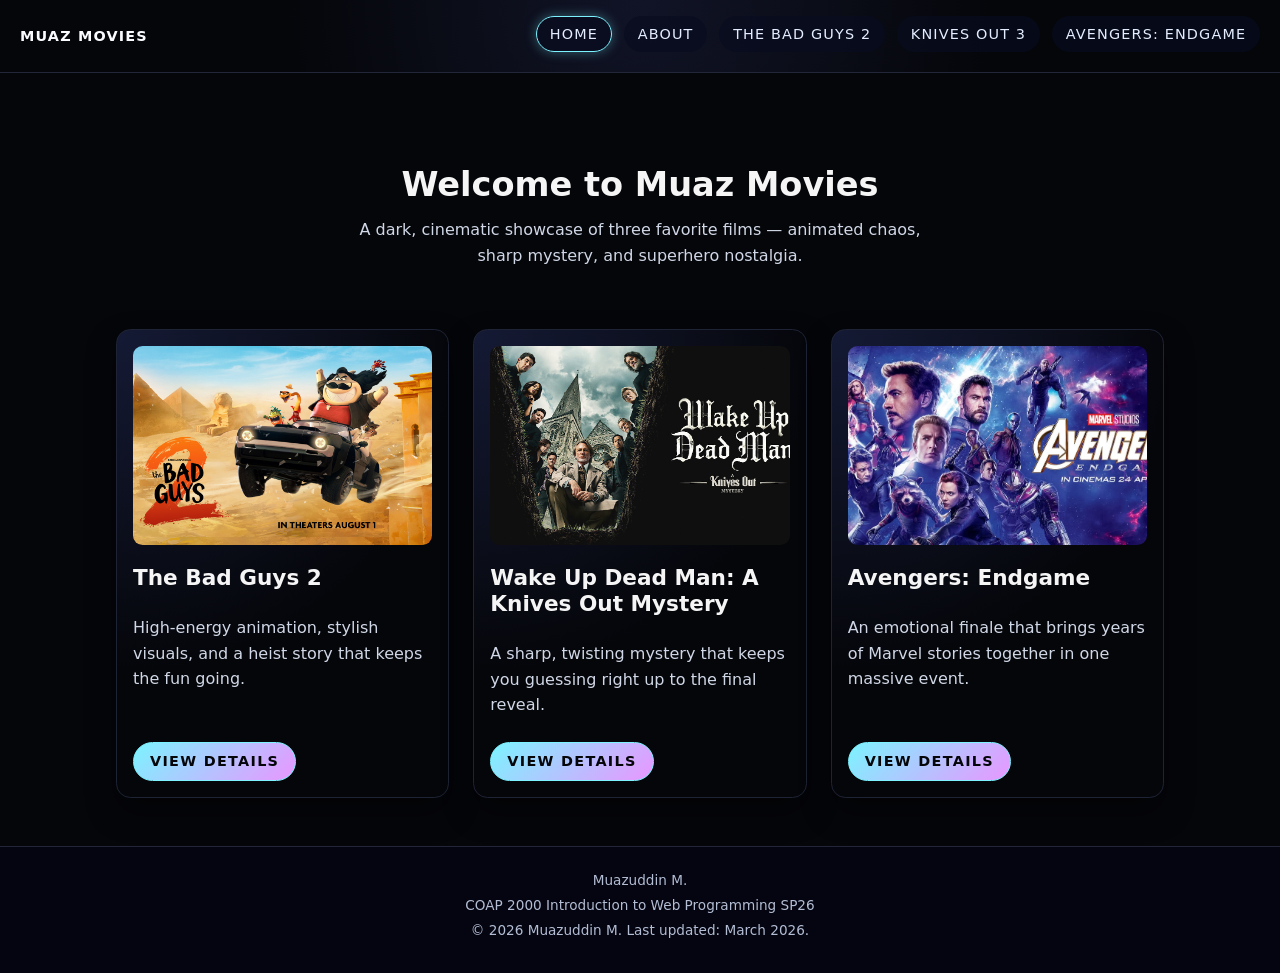
<file: index.html>
<!DOCTYPE html>
<html lang="en">
<head>
  <meta charset="UTF-8">
  <meta name="viewport" content="width=device-width, initial-scale=1.0">
  <title>Muaz Movies - Home</title>
  <link rel="stylesheet" href="styles.css">
</head>
<body>
  <header class="site-header">
    <div class="logo-area">
      <span class="site-logo">Muaz Movies</span>
    </div>
    <nav class="site-nav" aria-label="Main">
      <ul>
        <li><a href="index.html" aria-current="page">Home</a></li>
        <li><a href="about.html">About</a></li>
        <li><a href="bad-guys-2.html">The Bad Guys 2</a></li>
        <li><a href="knives-out-3.html">Knives Out 3</a></li>
        <li><a href="avengers-endgame.html">Avengers: Endgame</a></li>
      </ul>
    </nav>
  </header>

  <main class="page page-home">
    <section class="hero">
      <h1>Welcome to Muaz Movies</h1>
      <p>A dark, cinematic showcase of three favorite films — animated chaos, sharp mystery, and superhero nostalgia.</p>
    </section>

    <section class="movie-grid" aria-label="Featured movies">
      <article class="movie-card">
        <img src="images/the-bad-guys-2.jpg" alt="Poster for &quot;The Bad Guys 2&quot; featuring animated characters in a car jumping past pyramids.">
        <h2>The Bad Guys 2</h2>
        <p>High-energy animation, stylish visuals, and a heist story that keeps the fun going.</p>
        <a class="button" href="bad-guys-2.html">View details</a>
      </article>

      <article class="movie-card">
        <img src="images/knives-out.jpg" alt="Poster for &quot;Wake Up Dead Man: A Knives Out Mystery&quot; with Benoit Blanc looking into a grave.">
        <h2>Wake Up Dead Man: A Knives Out Mystery</h2>
        <p>A sharp, twisting mystery that keeps you guessing right up to the final reveal.</p>
        <a class="button" href="knives-out-3.html">View details</a>
      </article>

      <article class="movie-card">
        <img src="images/endgame.jpg" alt="&quot;Avengers: Endgame&quot; movie poster featuring Marvel superheroes against a cosmic backdrop.">
        <h2>Avengers: Endgame</h2>
        <p>An emotional finale that brings years of Marvel stories together in one massive event.</p>
        <a class="button" href="avengers-endgame.html">View details</a>
      </article>
    </section>
  </main>

  <footer class="site-footer">
    <p>Muazuddin M.</p>
    <p>COAP 2000 Introduction to Web Programming SP26</p>
    <p>&copy; 2026 Muazuddin M. Last updated: March 2026.</p>
  </footer>
</body>
</html>
</file>
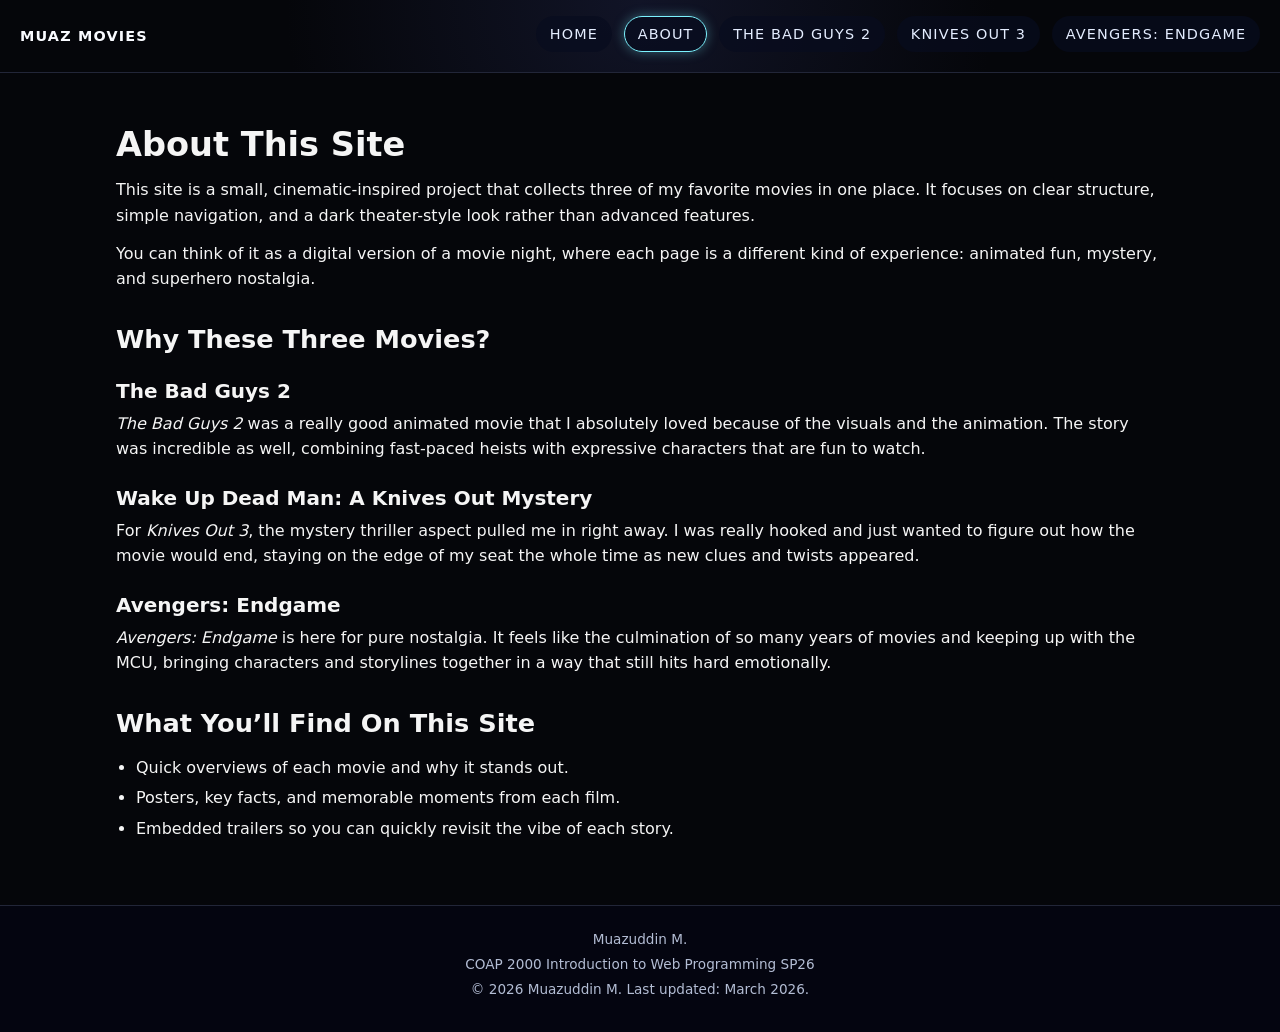
<file: about.html>
<!DOCTYPE html>
<html lang="en">
<head>
  <meta charset="UTF-8">
  <meta name="viewport" content="width=device-width, initial-scale=1.0">
  <title>Muaz Movies - About</title>
  <link rel="stylesheet" href="styles.css">
</head>
<body>
  <header class="site-header">
    <div class="logo-area">
      <span class="site-logo">Muaz Movies</span>
    </div>
    <nav class="site-nav" aria-label="Main">
      <ul>
        <li><a href="index.html">Home</a></li>
        <li><a href="about.html" aria-current="page">About</a></li>
        <li><a href="bad-guys-2.html">The Bad Guys 2</a></li>
        <li><a href="knives-out-3.html">Knives Out 3</a></li>
        <li><a href="avengers-endgame.html">Avengers: Endgame</a></li>
      </ul>
    </nav>
  </header>

  <main class="page page-about">
    <section>
      <h1>About This Site</h1>
      <p>This site is a small, cinematic-inspired project that collects three of my favorite movies in one place. It focuses on clear structure, simple navigation, and a dark theater-style look rather than advanced features.</p>
      <p>You can think of it as a digital version of a movie night, where each page is a different kind of experience: animated fun, mystery, and superhero nostalgia.</p>
    </section>

    <section>
      <h2>Why These Three Movies?</h2>
      <h3>The Bad Guys 2</h3>
      <p><em>The Bad Guys 2</em> was a really good animated movie that I absolutely loved because of the visuals and the animation. The story was incredible as well, combining fast-paced heists with expressive characters that are fun to watch.</p>

      <h3>Wake Up Dead Man: A Knives Out Mystery</h3>
      <p>For <em>Knives Out 3</em>, the mystery thriller aspect pulled me in right away. I was really hooked and just wanted to figure out how the movie would end, staying on the edge of my seat the whole time as new clues and twists appeared.</p>

      <h3>Avengers: Endgame</h3>
      <p><em>Avengers: Endgame</em> is here for pure nostalgia. It feels like the culmination of so many years of movies and keeping up with the MCU, bringing characters and storylines together in a way that still hits hard emotionally.</p>
    </section>

    <section>
      <h2>What You&rsquo;ll Find On This Site</h2>
      <ul>
        <li>Quick overviews of each movie and why it stands out.</li>
        <li>Posters, key facts, and memorable moments from each film.</li>
        <li>Embedded trailers so you can quickly revisit the vibe of each story.</li>
      </ul>
    </section>
  </main>

  <footer class="site-footer">
    <p>Muazuddin M.</p>
    <p>COAP 2000 Introduction to Web Programming SP26</p>
    <p>&copy; 2026 Muazuddin M. Last updated: March 2026.</p>
  </footer>
</body>
</html>
</file>
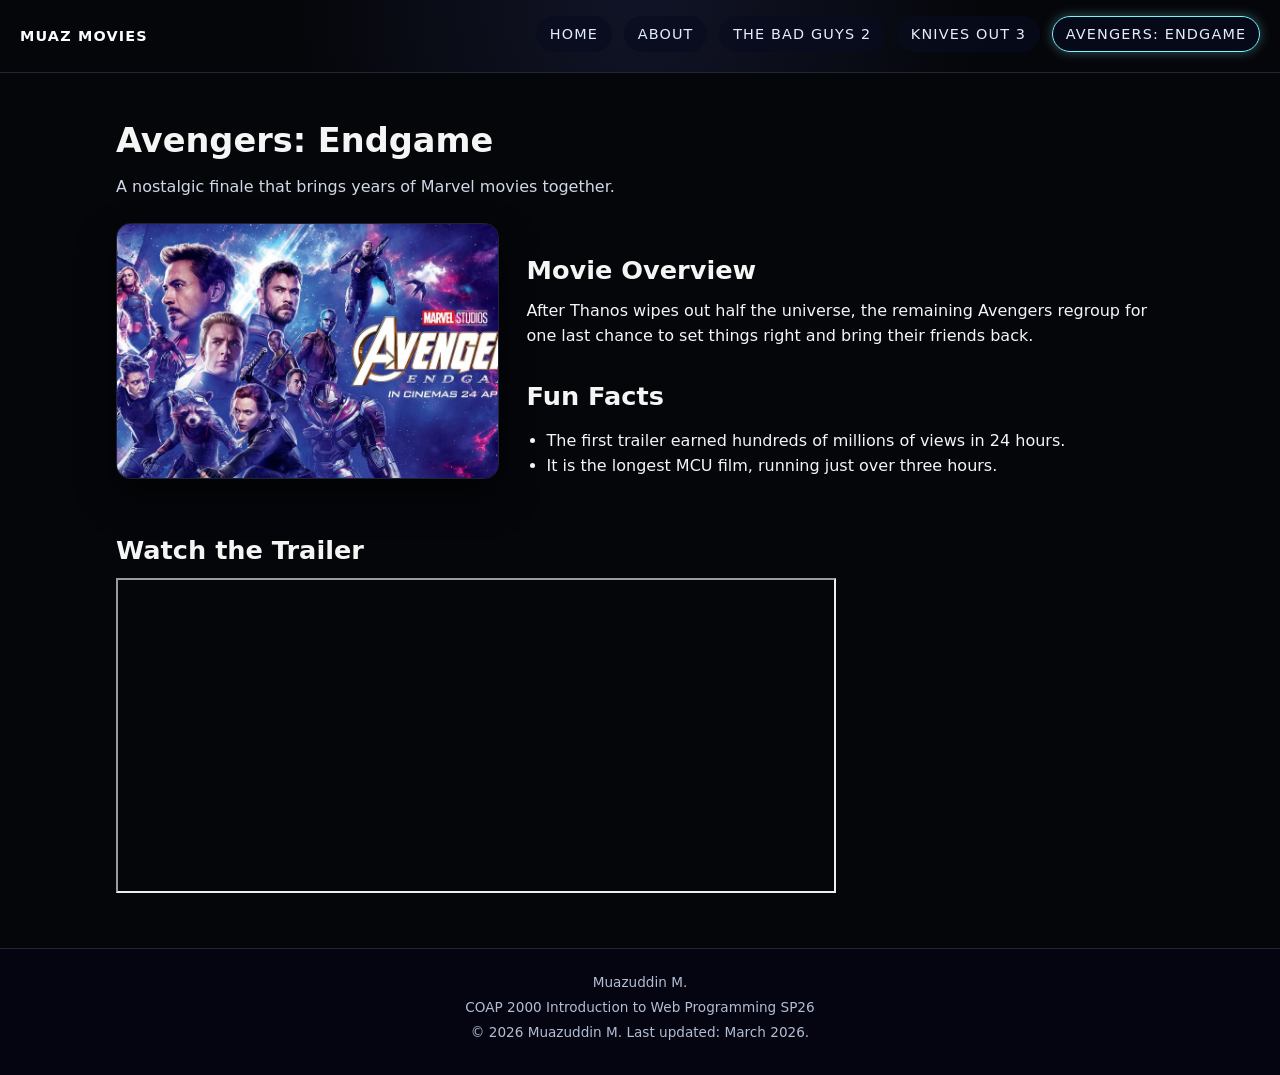
<file: avengers-endgame.html>
<!DOCTYPE html>
<html lang="en">
<head>
  <meta charset="UTF-8">
  <meta name="viewport" content="width=device-width, initial-scale=1.0">
  <title>Avengers: Endgame</title>
  <link rel="stylesheet" href="styles.css">
</head>
<body>
  <header class="site-header">
    <div class="logo-area">
      <span class="site-logo">Muaz Movies</span>
    </div>
    <nav class="site-nav" aria-label="Main">
      <ul>
        <li><a href="index.html">Home</a></li>
        <li><a href="about.html">About</a></li>
        <li><a href="bad-guys-2.html">The Bad Guys 2</a></li>
        <li><a href="knives-out-3.html">Knives Out 3</a></li>
        <li><a href="avengers-endgame.html" aria-current="page">Avengers: Endgame</a></li>
      </ul>
    </nav>
  </header>

  <main class="page page-movie">
    <header class="movie-header">
      <h1>Avengers: Endgame</h1>
      <p class="movie-tagline">A nostalgic finale that brings years of Marvel movies together.</p>
    </header>

    <div class="movie-layout">
      <div class="movie-poster">
        <img src="images/endgame.jpg" alt="&quot;Avengers: Endgame&quot; movie poster featuring Marvel superheroes against a cosmic backdrop.">
      </div>

      <div class="movie-main-content">
        <section aria-labelledby="endgame-overview-heading">
          <h2 id="endgame-overview-heading">Movie Overview</h2>
          <p>After Thanos wipes out half the universe, the remaining Avengers regroup for one last chance to set things right and bring their friends back.</p>
        </section>

        <section aria-labelledby="endgame-facts-heading">
          <h2 id="endgame-facts-heading">Fun Facts</h2>
          <ul>
            <li>The first trailer earned hundreds of millions of views in 24 hours.</li>
            <li>It is the longest MCU film, running just over three hours.</li>
          </ul>
        </section>
      </div>
    </div>

    <section class="trailer-section" aria-labelledby="endgame-trailer-heading">
      <h2 id="endgame-trailer-heading">Watch the Trailer</h2>
      <div class="trailer-embed">
        <iframe width="560" height="315" src="https://www.youtube-nocookie.com/embed/TcMBFSGVi1c?si=z4YD4UyooNC3O5Lu" title="Avengers: Endgame trailer" allow="accelerometer; autoplay; clipboard-write; encrypted-media; gyroscope; picture-in-picture; web-share" referrerpolicy="strict-origin-when-cross-origin" allowfullscreen></iframe>
      </div>
    </section>
  </main>

  <footer class="site-footer">
    <p>Muazuddin M.</p>
    <p>COAP 2000 Introduction to Web Programming SP26</p>
    <p>&copy; 2026 Muazuddin M. Last updated: March 2026.</p>
  </footer>
</body>
</html>
</file>
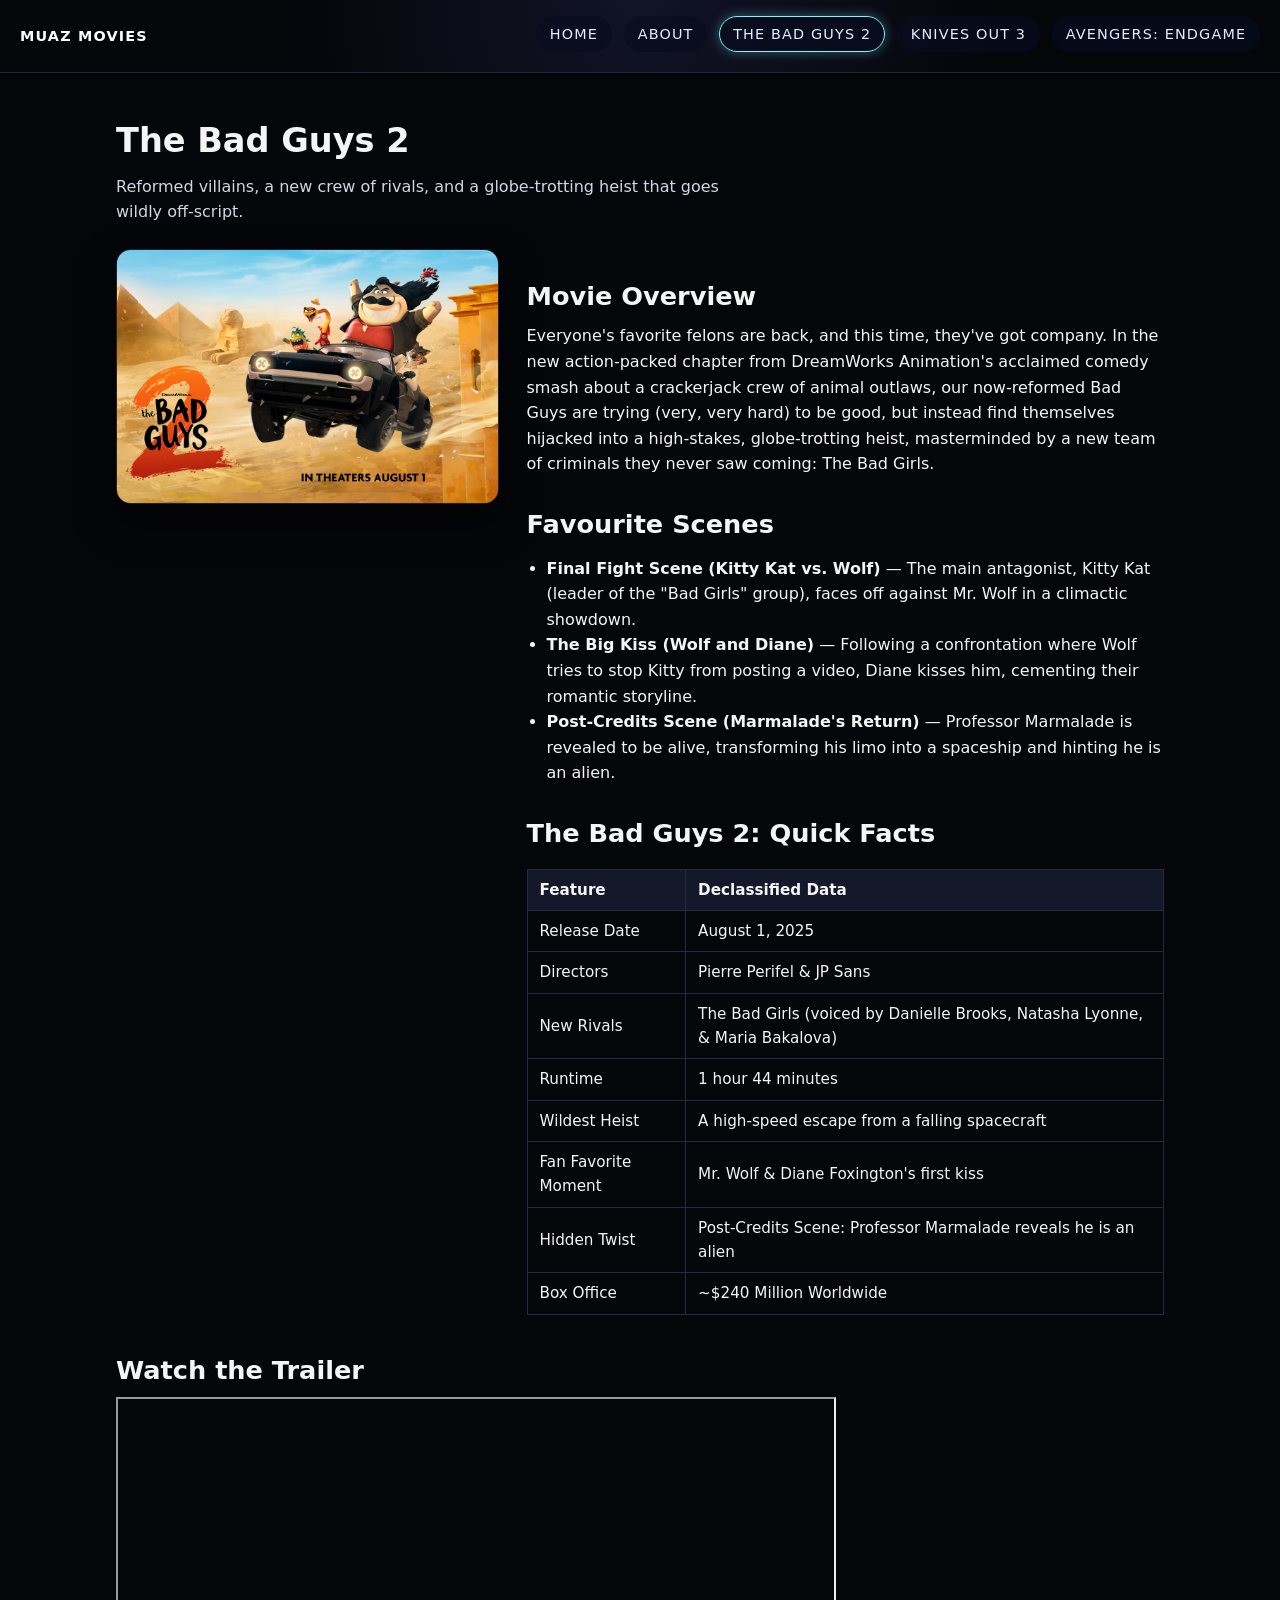
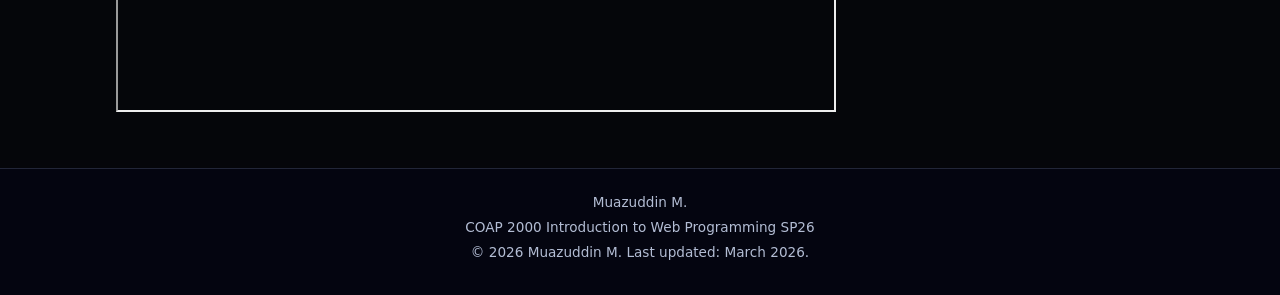
<file: bad-guys-2.html>
<!DOCTYPE html>
<html lang="en">
<head>
  <meta charset="UTF-8">
  <meta name="viewport" content="width=device-width, initial-scale=1.0">
  <title>Muaz Movies - The Bad Guys 2</title>
  <link rel="stylesheet" href="styles.css">
</head>
<body>
  <header class="site-header">
    <div class="logo-area">
      <span class="site-logo">Muaz Movies</span>
    </div>
    <nav class="site-nav" aria-label="Main">
      <ul>
        <li><a href="index.html">Home</a></li>
        <li><a href="about.html">About</a></li>
        <li><a href="bad-guys-2.html" aria-current="page">The Bad Guys 2</a></li>
        <li><a href="knives-out-3.html">Knives Out 3</a></li>
        <li><a href="avengers-endgame.html">Avengers: Endgame</a></li>
      </ul>
    </nav>
  </header>

  <main class="page page-movie">
    <header class="movie-header">
      <h1>The Bad Guys 2</h1>
      <p class="movie-tagline">Reformed villains, a new crew of rivals, and a globe-trotting heist that goes wildly off-script.</p>
    </header>

    <div class="movie-layout">
      <div class="movie-poster">
        <img src="images/the-bad-guys-2.jpg" alt="Poster for &quot;The Bad Guys 2&quot; featuring animated characters in a car jumping past pyramids.">
      </div>

      <div class="movie-main-content">
        <section aria-labelledby="bg2-description-heading">
          <h2 id="bg2-description-heading">Movie Overview</h2>
          <p>Everyone's favorite felons are back, and this time, they've got company. In the new action-packed chapter from DreamWorks Animation's acclaimed comedy smash about a crackerjack crew of animal outlaws, our now-reformed Bad Guys are trying (very, very hard) to be good, but instead find themselves hijacked into a high-stakes, globe-trotting heist, masterminded by a new team of criminals they never saw coming: The Bad Girls.</p>
        </section>

        <section aria-labelledby="bg2-scenes-heading">
          <h2 id="bg2-scenes-heading">Favourite Scenes</h2>
          <ul>
            <li><strong>Final Fight Scene (Kitty Kat vs. Wolf)</strong> &mdash; The main antagonist, Kitty Kat (leader of the &quot;Bad Girls&quot; group), faces off against Mr. Wolf in a climactic showdown.</li>
            <li><strong>The Big Kiss (Wolf and Diane)</strong> &mdash; Following a confrontation where Wolf tries to stop Kitty from posting a video, Diane kisses him, cementing their romantic storyline.</li>
            <li><strong>Post-Credits Scene (Marmalade&apos;s Return)</strong> &mdash; Professor Marmalade is revealed to be alive, transforming his limo into a spaceship and hinting he is an alien.</li>
          </ul>
        </section>

        <section aria-labelledby="bg2-facts-heading">
          <h2 id="bg2-facts-heading">The Bad Guys 2: Quick Facts</h2>
          <div class="table-wrapper">
            <table>
              <thead>
                <tr>
                  <th scope="col">Feature</th>
                  <th scope="col">Declassified Data</th>
                </tr>
              </thead>
              <tbody>
                <tr>
                  <td>Release Date</td>
                  <td>August 1, 2025</td>
                </tr>
                <tr>
                  <td>Directors</td>
                  <td>Pierre Perifel &amp; JP Sans</td>
                </tr>
                <tr>
                  <td>New Rivals</td>
                  <td>The Bad Girls (voiced by Danielle Brooks, Natasha Lyonne, &amp; Maria Bakalova)</td>
                </tr>
                <tr>
                  <td>Runtime</td>
                  <td>1 hour 44 minutes</td>
                </tr>
                <tr>
                  <td>Wildest Heist</td>
                  <td>A high-speed escape from a falling spacecraft</td>
                </tr>
                <tr>
                  <td>Fan Favorite Moment</td>
                  <td>Mr. Wolf &amp; Diane Foxington&apos;s first kiss</td>
                </tr>
                <tr>
                  <td>Hidden Twist</td>
                  <td>Post-Credits Scene: Professor Marmalade reveals he is an alien</td>
                </tr>
                <tr>
                  <td>Box Office</td>
                  <td>~$240 Million Worldwide</td>
                </tr>
              </tbody>
            </table>
          </div>
        </section>
      </div>
    </div>

    <section class="trailer-section" aria-labelledby="bg2-trailer-heading">
      <h2 id="bg2-trailer-heading">Watch the Trailer</h2>
      <div class="trailer-embed">
        <iframe width="560" height="315" src="https://www.youtube-nocookie.com/embed/HvLHYox_Vq8?si=gwGXLoo1wuiVyrdR" title="The Bad Guys 2 trailer" allow="accelerometer; autoplay; clipboard-write; encrypted-media; gyroscope; picture-in-picture; web-share" referrerpolicy="strict-origin-when-cross-origin" allowfullscreen></iframe>
      </div>
    </section>
  </main>

  <footer class="site-footer">
    <p>Muazuddin M.</p>
    <p>COAP 2000 Introduction to Web Programming SP26</p>
    <p>&copy; 2026 Muazuddin M. Last updated: March 2026.</p>
  </footer>
</body>
</html>
</file>
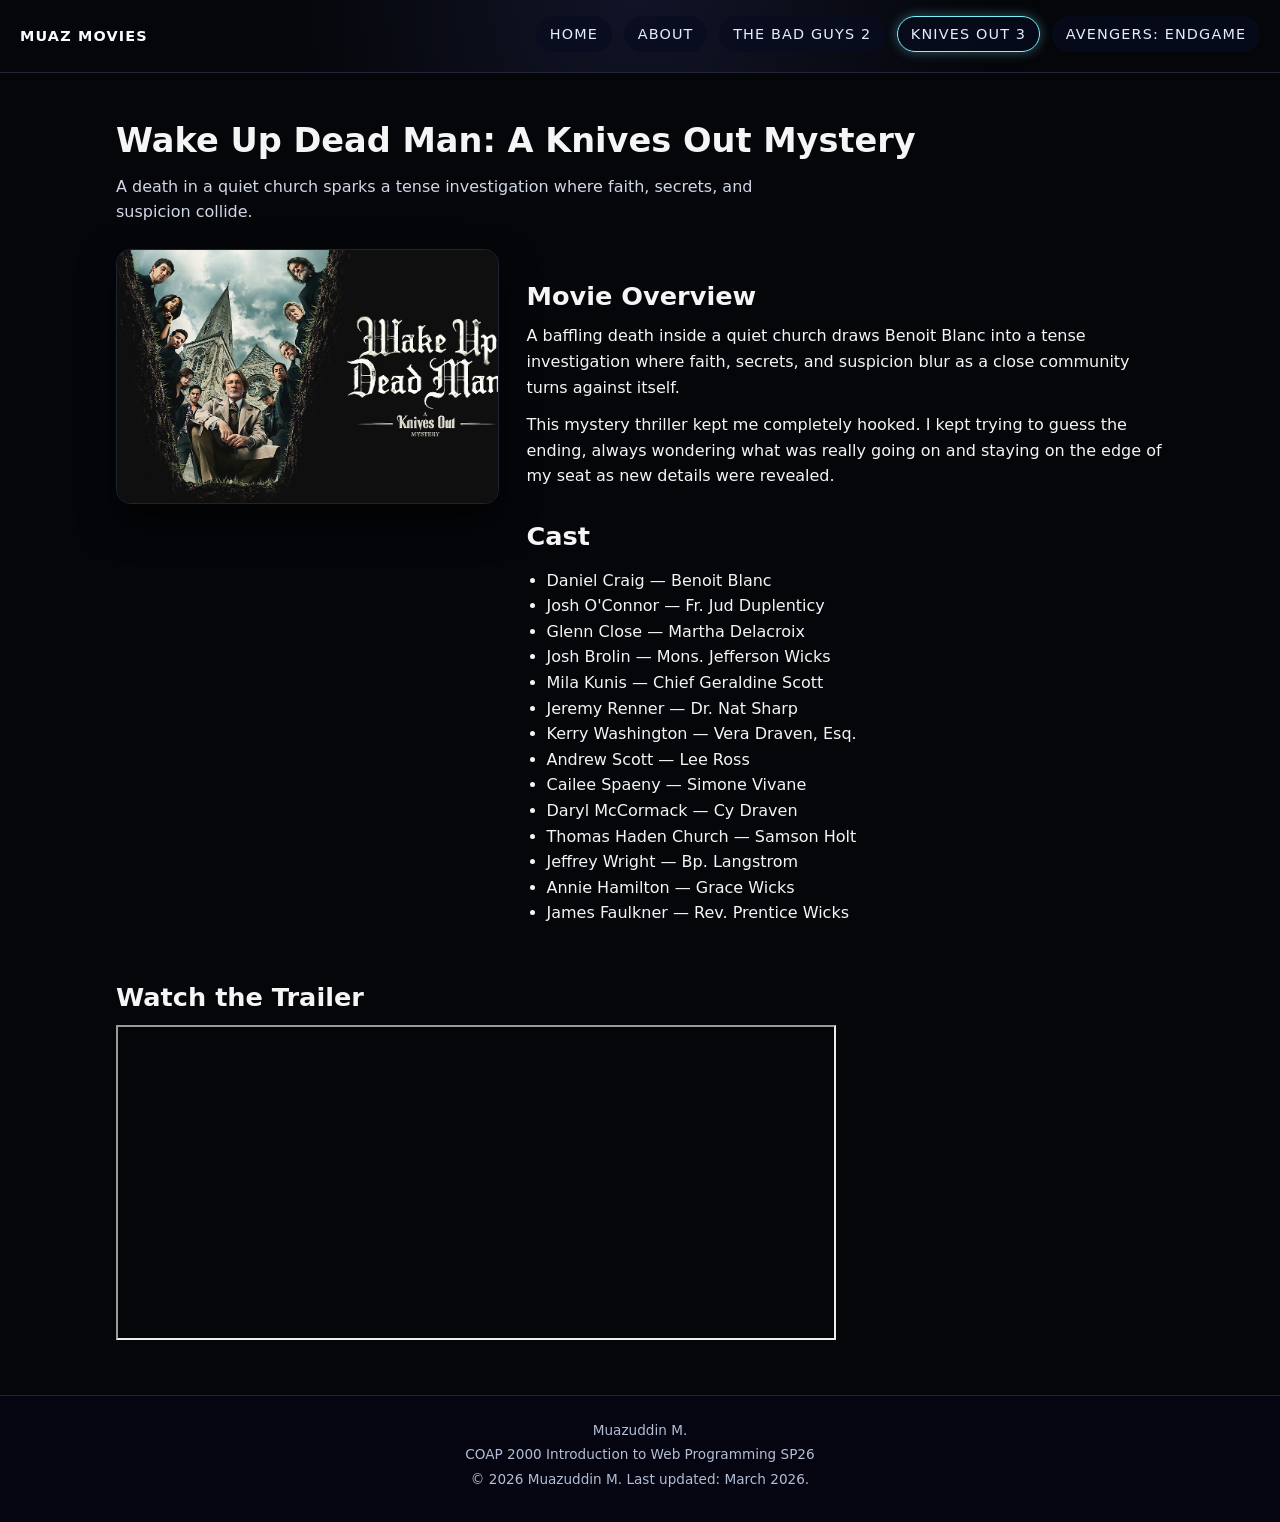
<file: knives-out-3.html>
<!DOCTYPE html>
<html lang="en">
<head>
  <meta charset="UTF-8">
  <meta name="viewport" content="width=device-width, initial-scale=1.0">
  <title>Muaz Movies - Knives Out 3</title>
  <link rel="stylesheet" href="styles.css">
</head>
<body>
  <header class="site-header">
    <div class="logo-area">
      <span class="site-logo">Muaz Movies</span>
    </div>
    <nav class="site-nav" aria-label="Main">
      <ul>
        <li><a href="index.html">Home</a></li>
        <li><a href="about.html">About</a></li>
        <li><a href="bad-guys-2.html">The Bad Guys 2</a></li>
        <li><a href="knives-out-3.html" aria-current="page">Knives Out 3</a></li>
        <li><a href="avengers-endgame.html">Avengers: Endgame</a></li>
      </ul>
    </nav>
  </header>

  <main class="page page-movie">
    <header class="movie-header">
      <h1>Wake Up Dead Man: A Knives Out Mystery</h1>
      <p class="movie-tagline">A death in a quiet church sparks a tense investigation where faith, secrets, and suspicion collide.</p>
    </header>

    <div class="movie-layout">
      <div class="movie-poster">
        <img src="images/knives-out.jpg" alt="Poster for &quot;Wake Up Dead Man: A Knives Out Mystery&quot; with Benoit Blanc looking into a grave.">
      </div>

      <div class="movie-main-content">
        <section aria-labelledby="ko3-description-heading">
          <h2 id="ko3-description-heading">Movie Overview</h2>
          <p>A baffling death inside a quiet church draws Benoit Blanc into a tense investigation where faith, secrets, and suspicion blur as a close community turns against itself.</p>
          <p>This mystery thriller kept me completely hooked. I kept trying to guess the ending, always wondering what was really going on and staying on the edge of my seat as new details were revealed.</p>
        </section>

        <section aria-labelledby="ko3-cast-heading">
          <h2 id="ko3-cast-heading">Cast</h2>
          <ul>
            <li>Daniel Craig &mdash; Benoit Blanc</li>
            <li>Josh O&apos;Connor &mdash; Fr. Jud Duplenticy</li>
            <li>Glenn Close &mdash; Martha Delacroix</li>
            <li>Josh Brolin &mdash; Mons. Jefferson Wicks</li>
            <li>Mila Kunis &mdash; Chief Geraldine Scott</li>
            <li>Jeremy Renner &mdash; Dr. Nat Sharp</li>
            <li>Kerry Washington &mdash; Vera Draven, Esq.</li>
            <li>Andrew Scott &mdash; Lee Ross</li>
            <li>Cailee Spaeny &mdash; Simone Vivane</li>
            <li>Daryl McCormack &mdash; Cy Draven</li>
            <li>Thomas Haden Church &mdash; Samson Holt</li>
            <li>Jeffrey Wright &mdash; Bp. Langstrom</li>
            <li>Annie Hamilton &mdash; Grace Wicks</li>
            <li>James Faulkner &mdash; Rev. Prentice Wicks</li>
          </ul>
        </section>
      </div>
    </div>

    <section class="trailer-section" aria-labelledby="ko3-trailer-heading">
      <h2 id="ko3-trailer-heading">Watch the Trailer</h2>
      <div class="trailer-embed">
        <iframe width="560" height="315" src="https://www.youtube-nocookie.com/embed/0hc8yz5-d5Y?si=IqfvjkF4NhP7nVbU" title="Wake Up Dead Man: A Knives Out Mystery trailer" allow="accelerometer; autoplay; clipboard-write; encrypted-media; gyroscope; picture-in-picture; web-share" referrerpolicy="strict-origin-when-cross-origin" allowfullscreen></iframe>
      </div>
    </section>
  </main>

  <footer class="site-footer">
    <p>Muazuddin M.</p>
    <p>COAP 2000 Introduction to Web Programming SP26</p>
    <p>&copy; 2026 Muazuddin M. Last updated: March 2026.</p>
  </footer>
</body>
</html>
</file>
<file: styles.css>
/* Base layout */
*,
*::before,
*::after {
  box-sizing: border-box;
}

html,
body {
  margin: 0;
  padding: 0;
}

body {
  font-family: system-ui, -apple-system, BlinkMacSystemFont, "Segoe UI", sans-serif;
  background-color: #05060a;
  color: #f5f5f5;
  line-height: 1.6;
}

img {
  max-width: 100%;
  height: auto;
  display: block;
}

a {
  color: #7cf3ff;
  text-decoration: none;
}

a:hover,
a:focus {
  text-decoration: underline;
}

main.page {
  max-width: 1080px;
  margin: 0 auto;
  padding: 1.5rem 1rem 3rem;
}

h1,
h2,
h3 {
  font-weight: 700;
  line-height: 1.2;
}

h1 {
  font-size: 2.1rem;
  margin-bottom: 0.75rem;
}

h2 {
  font-size: 1.6rem;
  margin-top: 2rem;
  margin-bottom: 0.75rem;
}

h3 {
  font-size: 1.25rem;
  margin-top: 1.5rem;
  margin-bottom: 0.5rem;
}

p {
  margin-top: 0.5rem;
  margin-bottom: 0.75rem;
}

ul {
  padding-left: 1.25rem;
}

/* Header and navigation */
.site-header {
  border-bottom: 1px solid #222638;
  padding: 0.75rem 1.25rem;
  background: radial-gradient(circle at top, #111427 0, #05060a 55%);
  display: flex;
  align-items: center;
  justify-content: space-between;
  gap: 1.5rem;
  flex-wrap: wrap;
}

.logo-area {
  margin: 0;
}

.site-logo {
  font-weight: 700;
  letter-spacing: 0.08em;
  text-transform: uppercase;
  font-size: 0.9rem;
  color: #f9fbff;
}

.site-nav ul {
  list-style: none;
  display: flex;
  flex-wrap: wrap;
  justify-content: center;
  gap: 0.75rem;
  margin: 0.25rem 0 0.5rem;
  padding: 0;
}

.site-nav a {
  display: inline-block;
  padding: 0.35rem 0.8rem;
  border-radius: 999px;
  font-size: 0.9rem;
  text-transform: uppercase;
  letter-spacing: 0.08em;
  color: #e4edff;
  background: rgba(8, 12, 30, 0.7);
  border: 1px solid transparent;
  transition: background 0.2s ease, color 0.2s ease, box-shadow 0.2s ease, border-color 0.2s ease;
}

.site-nav a[aria-current="page"] {
  border-color: #7cf3ff;
  box-shadow: 0 0 12px rgba(124, 243, 255, 0.35);
}

.site-nav a:hover,
.site-nav a:focus {
  background: rgba(16, 31, 72, 0.9);
  box-shadow: 0 0 10px rgba(233, 150, 255, 0.25);
}

/* Hero and home page cards */
.page-home .hero {
  text-align: center;
  padding: 2.5rem 1rem 1.5rem;
}

.page-home .hero p {
  max-width: 36rem;
  margin-left: auto;
  margin-right: auto;
  color: #d0d7e6;
}

.movie-grid {
  display: grid;
  grid-template-columns: repeat(auto-fit, minmax(240px, 1fr));
  gap: 1.5rem;
  margin-top: 1.5rem;
}

.movie-card {
  background: radial-gradient(circle at top left, #151a35 0, #05060a 60%);
  border-radius: 0.9rem;
  padding: 1rem;
  border: 1px solid #1e2335;
  box-shadow: 0 14px 30px rgba(0, 0, 0, 0.45);
  display: flex;
  flex-direction: column;
  gap: 0.75rem;
}

.movie-card img {
  border-radius: 0.6rem;
  width: 100%;
  aspect-ratio: 3 / 2;
  object-fit: cover;
}

.movie-card h2 {
  margin: 0.5rem 0 0.25rem;
  font-size: 1.35rem;
}

.movie-card p {
  flex: 1;
  color: #d0d7e6;
}

.button {
  display: inline-block;
  align-self: flex-start;
  padding: 0.45rem 1rem;
  border-radius: 999px;
  border: 1px solid #7cf3ff;
  color: #05060a;
  background: linear-gradient(135deg, #7cf3ff, #e996ff);
  font-size: 0.9rem;
  text-transform: uppercase;
  letter-spacing: 0.09em;
  font-weight: 600;
  transition: transform 0.15s ease, box-shadow 0.15s ease, filter 0.15s ease;
}

.button:hover,
.button:focus {
  transform: translateY(-1px);
  box-shadow: 0 10px 24px rgba(0, 0, 0, 0.6);
  filter: brightness(1.05);
}

/* Movie pages */
.movie-header {
  margin-top: 1.5rem;
  margin-bottom: 1.5rem;
}

.movie-header .movie-tagline {
  color: #d0d7e6;
  max-width: 40rem;
}

.movie-layout {
  display: grid;
  grid-template-columns: minmax(0, 1.2fr) minmax(0, 2fr);
  gap: 1.75rem;
  align-items: flex-start;
}

.movie-poster {
  border-radius: 0.9rem;
  overflow: hidden;
  border: 1px solid #1e2335;
  box-shadow: 0 18px 36px rgba(0, 0, 0, 0.55);
}

.movie-poster img {
  width: 100%;
  aspect-ratio: 3 / 2;
  object-fit: cover;
}

.movie-main-content section + section {
  margin-top: 1.25rem;
}

.table-wrapper {
  overflow-x: auto;
}

table {
  width: 100%;
  border-collapse: collapse;
  margin-top: 0.5rem;
  font-size: 0.95rem;
}

thead {
  background: #14182a;
}

th,
td {
  padding: 0.5rem 0.75rem;
  border: 1px solid #262a3b;
  text-align: left;
}

th {
  font-weight: 600;
}

.trailer-section {
  margin-top: 2.5rem;
}

.trailer-embed {
  margin-top: 0.75rem;
  max-width: 720px;
}

.trailer-embed iframe {
  width: 100%;
  max-width: 100%;
}

/* About page */
.page-about section + section {
  margin-top: 1.75rem;
}

.page-about ul li {
  margin-bottom: 0.3rem;
}

/* Footer */
.site-footer {
  text-align: center;
  padding: 1.25rem 1rem 1.75rem;
  border-top: 1px solid #222638;
  font-size: 0.85rem;
  color: #b3bdd4;
  background: #040510;
}

.site-footer p {
  margin: 0.2rem 0;
}

/* Responsive tweaks */
@media (max-width: 768px) {
  main.page {
    padding-left: 0.9rem;
    padding-right: 0.9rem;
  }

  .movie-layout {
    grid-template-columns: minmax(0, 1fr);
  }

  .movie-poster {
    max-width: 360px;
  }
}
</file>
